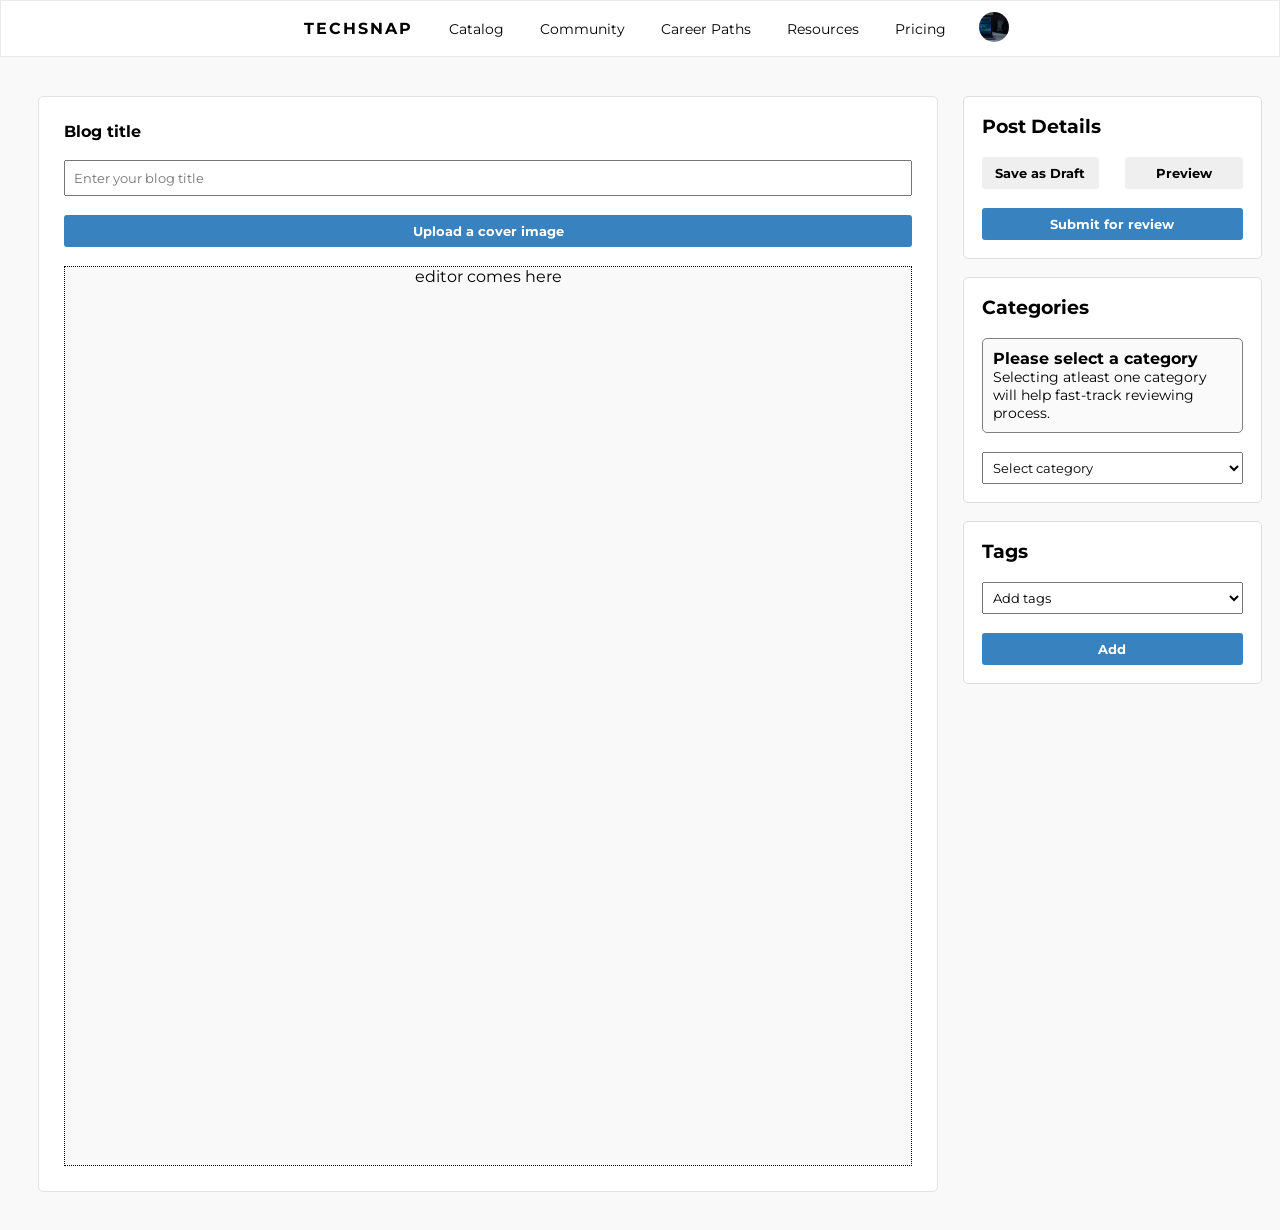
<file: blog-index.html>
<!DOCTYPE html>
<html lang="en">
<head>
    <meta charset="UTF-8">
    <meta http-equiv="X-UA-Compatible" content="IE=edge">
    <meta name="viewport" content="width=device-width, initial-scale=1.0">
    <title>Create Blog</title>
    <link rel="stylesheet" href="blog-style.css">
</head>
<body>
    <div class="outer-container">
        <div class="inner-container">
            <div class="navigation">
                <div class="navbar">
                    <div class="nav-logo">
                        <div class="logo nav-item">
                            <img src="rsc/icons8-menu-24.png" alt="" class="menu-icon">
                            <p class="tech-snap">TECHSNAP</p>
                        </div>
                    </div>
                    <div class="nav-rest">
                        <div class="rest">
                            <p class="nav-item">Catalog</p>
                        </div>
                        <div class="rest">
                            <p class="nav-item">Community</p>
                        </div>
                        <div class="rest">
                            <p class="nav-item">Career Paths</p>
                        </div>
                        <div class="rest">
                            <p class="nav-item">Resources</p>
                        </div>
                        <div class="rest">
                            <p class="nav-item">Pricing</p>
                        </div>
                        <div class="rest">
                            <img src="rsc/arnold-francisca-nPhl2x4fk2s-unsplash.jpg" alt="" class="profile-image">
                        </div>
                    </div>
                </div>
            </div>
            <div class="content">
                <div class="content-wrapper">
                    <div class="blog">
                        <div class="create-blog">
                            <div class="blog-title blog-item">
                                <h4>Blog title</h4> <br>
                                <input type="text" name="" id="" placeholder="Enter your blog title">
                            </div> <br>
                            <div class="blog-banner blog-item">
                                <button class="upload">Upload a cover image</button>
                            </div> <br>
                            <div class="blog-editor blog-item">
                                <div class="editor">
                                    <p>editor comes here</p>
                                </div>
                            </div>
                        </div>
                    </div>
                    <div class="side-panel">
                        <div class="panel">
                            <div class="post-details panel-inner">
                                <h3>Post Details</h3> <br>
                                <div class="ps">
                                    <button class="save">Save as Draft</button>
                                    <button class="preview">Preview</button>
                                </div> 
                                <br> 
                                <button class="submit">Submit for review</button>
                            </div>
                        </div>
                        <div class="panel">
                            <div class="category panel-inner">
                                <h3>Categories</h3> <br>
                                <div class="note">
                                    <h4>Please select a category</h4>
                                    <p>Selecting atleast one category will help fast-track reviewing process.</p>
                                </div> <br>
                                <select name="categories" id="categories">
                                    <option value="" disabled selected>Select category</option>
                                    <option value="java">Java</option>
                                    <option value="php">PHP</option>
                                    <option value="javascript">JavaScript</option>
                                </select>
                            </div>
                        </div>
                        <div class="panel">
                            <div class="tags panel-inner">
                                <h3>Tags</h3> <br>
                                <select name="categories" id="categories">
                                    <option value="" disabled selected>Add tags</option>
                                    <option value="java">Java</option>
                                    <option value="php">PHP</option>
                                    <option value="javascript">JavaScript</option>
                                </select> <br> <br>
                                <button class="add">Add</button>
                            </div>
                        </div>
                    </div>
                </div>
            </div>
        </div>
    </div>
</body>
</html>
</file>
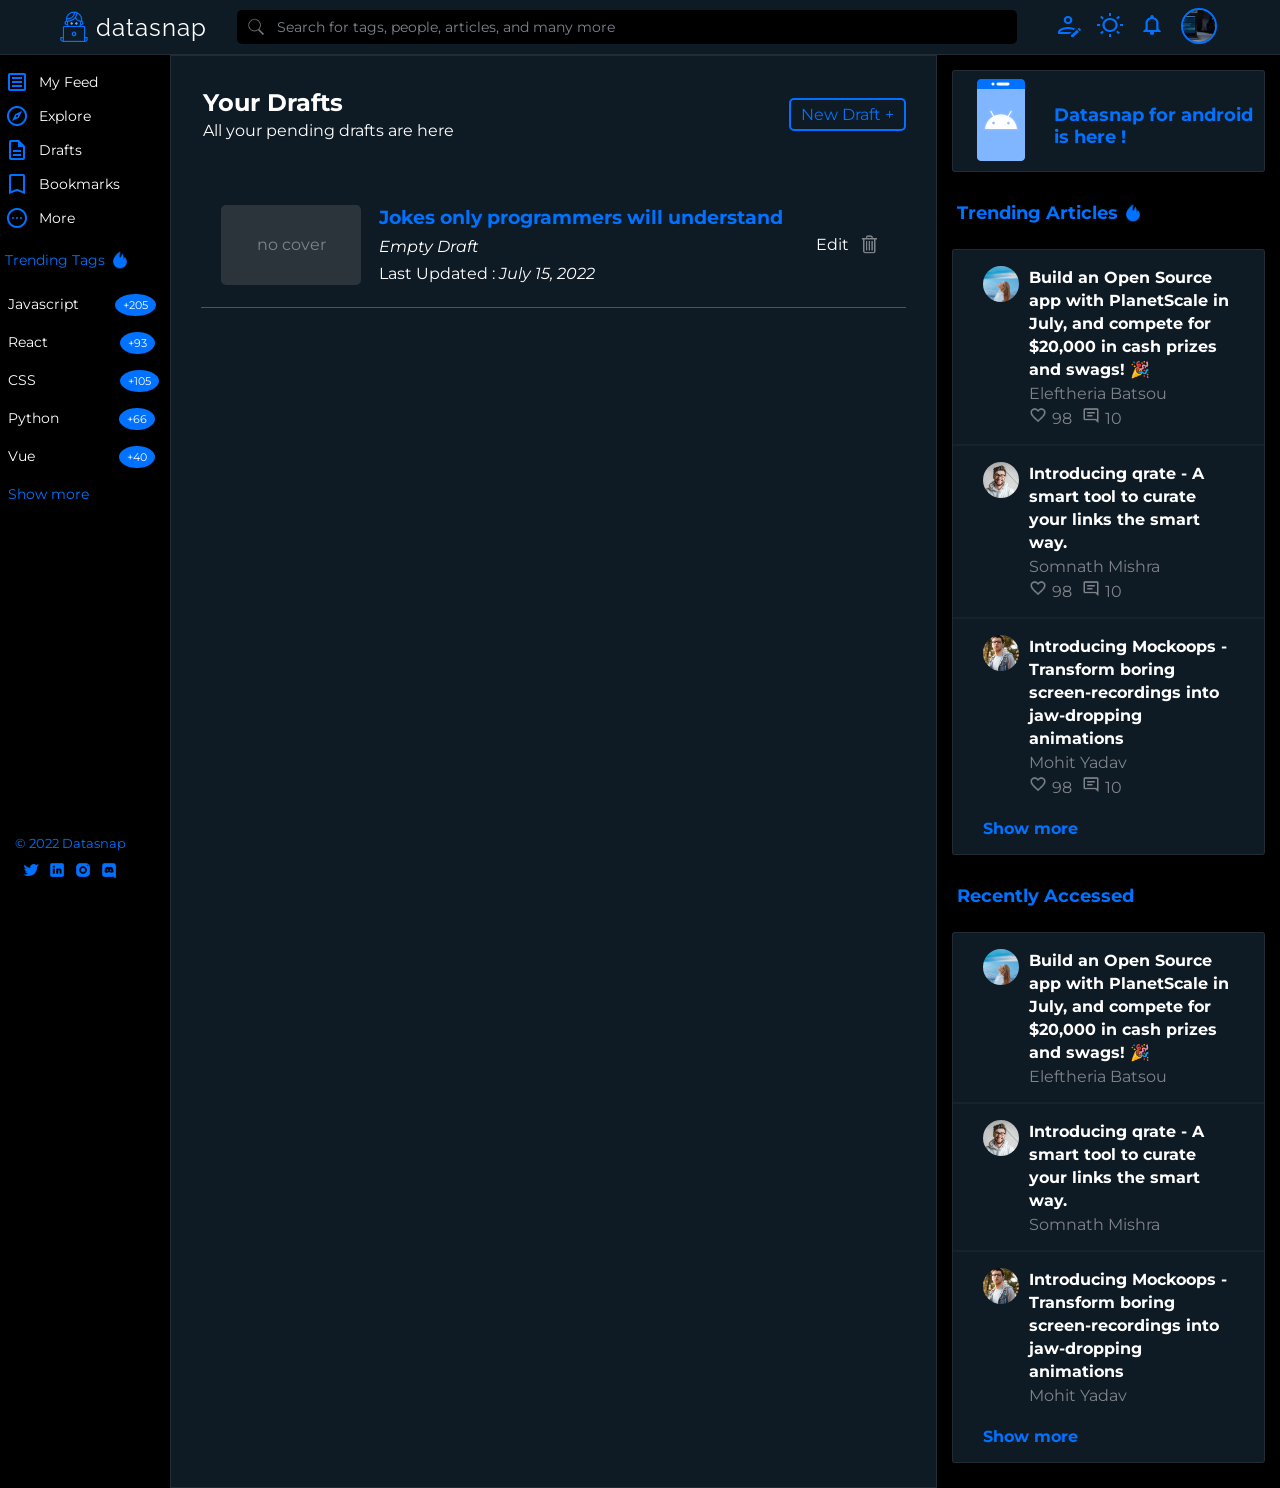
<file: drafts-index.html>
<!DOCTYPE html>
<html lang="en">
<head>
    <meta charset="UTF-8">
    <meta http-equiv="X-UA-Compatible" content="IE=edge">
    <meta name="viewport" content="width=device-width, initial-scale=1.0">
    <title>Your Drafts</title>
    <link rel="stylesheet" href="drafts-style.css">
    <link rel="icon" type="image/x-icon" href="rsc/datasnap-logo.png">
</head>
<body>
    <div class="side-panel" id="side-panel">
        <div class="logo">
            <img src="rsc/datasnap-logo.png" alt="logo" class="logo-image">
            <a href=""><p class="datasnap">datasnap</p></a>
            <img src="rsc/icons8-close-48.png" alt="close" class="close">
        </div>
        <div class="left-side">
            <div class="first-half">
                <div class="first-half-item">
                    <img src="rsc/feed.png" alt="" class="bw">
                    <a href="index.html"><p>My Feed</p></a>
                </div>
                <div class="first-half-item">
                    <img src="rsc/explore.png" alt="" class="bw">
                    <a href="explore-index.html"><p>Explore</p></a>
                </div>
                <div class="first-half-item">
                    <img src="rsc/draft.png" alt="" class="bw">
                    <a href=""><p>Drafts</p></a>
                </div>
                <div class="first-half-item">
                    <img src="rsc/bookmark.png" alt="" class="bw">
                    <a href="bookmarks-index.html"><p>Bookmarks</p></a>
                </div>
                <div class="first-half-item">
                    <img src="rsc/search.png" alt="" class="bw">
                    <a href=""><p>Search</p></a>
                </div>
                <div class="first-half-item">
                    <img src="rsc/more.png" alt="" class="bw">
                    <a href=""><p>More</p></a>
                </div>
            </div>
            <div class="footer">
                <p class="footer-text foot">&copy; 2022 Datasnap</p>
                <div>
                    <div class="social-media foot">
                        <a href=""><img src="rsc/icons8-twitter-24.png" alt="twitter"></a>
                        <a href=""><img src="rsc/icons8-linkedin-24.png" alt="linkedin"></a>
                        <a href=""><img src="rsc/icons8-instagram-24.png" alt="insta"></a>
                        <a href=""><img src="rsc/icons8-discord-bubble-24.png" alt="discord"></a>
                    </div>
                </div>
            </div>
        </div>
    </div>
    <div class="outer-container">
        <div class="inner-container">
            <div class="nav-bar-container">
                <div class="nav-bar">
                    <div class="nav-item logo">
                        <img src="rsc/menu.png" alt="" class="menu-icon">
                        <img src="rsc/datasnap-logo.png" alt="logo" class="logo-image">
                        <a href=""><p class="datasnap">datasnap</p></a>
                    </div>
                    <div class="nav-item search">
                        <img src="rsc/icons8-search-50 (2).png" alt="search-icon" class="search-icon">
                        <input type="text" name="searchbar" id="searchbar" placeholder="Search for tags, people, articles, and many more">
                    </div>
                    <div class="nav-rest nav-item">
                        <div>
                            <a href="blog-index.html"><img src="rsc/write.png" alt="write" class="write"></a>
                        </div>
                        <div>
                            <img src="rsc/icons8-sun-48.png" alt="toggle" id="toggle" class="day">
                        </div>
                        <div>
                            <img src="rsc/notification-bell.png" alt="notifications" class="notifications">
                        </div>
                        <div>
                            <img src="rsc/arnold-francisca-nPhl2x4fk2s-unsplash.jpg" alt="profile-image" class="profile-image">
                        </div>
                    </div>
                </div>
            </div>
            <div class="content-container">
                <div class="container">
                    <div class="left-side-container">
                        <div class="left-side">
                            <div class="first-half">
                                <div class="first-half-item">
                                    <img src="rsc/feed.png" alt="" class="bw">
                                    <a href="index.html"><p>My Feed</p></a>
                                </div>
                                <div class="first-half-item">
                                    <img src="rsc/explore.png" alt="" class="bw">
                                    <a href="explore-index.html"><p>Explore</p></a>
                                </div>
                                <div class="first-half-item">
                                    <img src="rsc/draft.png" alt="" class="bw">
                                    <a href=""><p>Drafts</p></a>
                                </div>
                                <div class="first-half-item">
                                    <img src="rsc/bookmark.png" alt="" class="bw">
                                    <a href="bookmarks-index.html"><p>Bookmarks</p></a>
                                </div>
                                <div class="first-half-item">
                                    <img src="rsc/more.png" alt="" class="bw">
                                    <a href=""><p>More</p></a>
                                </div>
                            </div>
                            <div class="second-half">
                                <div class="trending-tags">
                                    <p>Trending Tags</p>
                                    <img src="rsc/icons8-trending-topic-25.png" alt="">
                                </div>
                                <div class="tags">
                                    <p class="tag"><a href=""><span class="tag-name">Javascript</span></a>&nbsp;&nbsp;&nbsp;&nbsp;&nbsp;&nbsp;&nbsp;&nbsp;&nbsp;<span class="number">+205</span></p>
                                    <p class="tag"><a href=""><span class="tag-name">React</span></a>&nbsp;&nbsp;&nbsp;&nbsp;&nbsp;&nbsp;&nbsp;&nbsp;&nbsp;&nbsp;&nbsp;&nbsp;&nbsp;&nbsp;&nbsp;&nbsp;&nbsp;&nbsp;<span class="number">+93</span></p>
                                    <p class="tag"><a href=""><span class="tag-name">CSS</span></a>&nbsp;&nbsp;&nbsp;&nbsp;&nbsp;&nbsp;&nbsp;&nbsp;&nbsp;&nbsp;&nbsp;&nbsp;&nbsp;&nbsp;&nbsp;&nbsp;&nbsp;&nbsp;&nbsp;&nbsp;&nbsp;<span class="number">+105</span></p>
                                    <p class="tag"><a href=""><span class="tag-name">Python</span></a>&nbsp;&nbsp;&nbsp;&nbsp;&nbsp;&nbsp;&nbsp;&nbsp;&nbsp;&nbsp;&nbsp;&nbsp;&nbsp;&nbsp;&nbsp;<span class="number">+66</span></p>
                                    <p class="tag"><a href=""><span class="tag-name">Vue</span></a>&nbsp;&nbsp;&nbsp;&nbsp;&nbsp;&nbsp;&nbsp;&nbsp;&nbsp;&nbsp;&nbsp;&nbsp;&nbsp;&nbsp;&nbsp;&nbsp;&nbsp;&nbsp;&nbsp;&nbsp;&nbsp;<span class="number">+40</span></p>
                                    <p id="show-more" class="tag"><a href="" id="show-more">Show more</a></p>
                                </div>
                            </div>
                            <div class="footer">
                                <p class="footer-text foot">&copy; 2022 Datasnap</p>
                                <div>
                                    <div class="social-media foot">
                                        <a href=""><img src="rsc/icons8-twitter-24.png" alt="twitter"></a>
                                        <a href=""><img src="rsc/icons8-linkedin-24.png" alt="linkedin"></a>
                                        <a href=""><img src="rsc/icons8-instagram-24.png" alt="insta"></a>
                                        <a href=""><img src="rsc/icons8-discord-bubble-24.png" alt="discord"></a>
                                    </div>
                                </div>
                            </div>
                        </div>
                    </div>
                    <div class="middle-container">
                        <div class="middle">
                            <div class="drafts-heading">
                                <div class="headings he">
                                    <h2 class="h">Your Drafts</h2>
                                    <p class="h">All your pending drafts are here</p>
                                </div>
                                <div class="create-draft he">
                                    <span>New Draft +</span>
                                </div>
                            </div>
                            <div class="drafts">
                                <div class="draft">
                                    <div class="draft-content">
                                        <div class="draft-cover">
                                            <div class="no-cover">
                                                <p>no cover</p>
                                            </div>
                                        </div>
                                        <div class="draft-details">
                                            <h3 class="detail">Jokes only programmers will understand</h3>
                                            <p class="detail"><i>Empty Draft</i></p>
                                            <p class="detail">Last Updated : <i>July 15, 2022</i></p>
                                        </div>
                                    </div>
                                    <div class="draft-option">
                                        <p class="option">Edit</p>
                                        <img src="rsc/icons8-trash-32.png" alt="dustbin" class="option" class="trash">
                                    </div>
                                </div>
                            </div>
                        </div>
                    </div>
                    <div class="right-side-container">
                        <div class="right-side">
                            <div class="android right-item">
                                <div class="android-image">
                                    <img src="rsc/icons8-android-96.png" alt="">
                                </div>
                                <div class="trending-tags">
                                    <p>Datasnap for android is here !</p>
                                </div>
                            </div>
                            <div class="trending right-item">
                                <div class="trending-tags">
                                    <p>Trending Articles</p>
                                    <img src="rsc/icons8-trending-topic-25.png" alt="">
                                </div>
                                <div class="trending-articles">
                                    <div class="trending-article">
                                        <div>
                                            <img src="rsc/kristina-v-hYdikKrex4U-unsplash.jpg" alt="" class="profile-image">
                                        </div>
                                        <div class="article-head">
                                            <h4>Build an Open Source app with PlanetScale in July, and compete for $20,000 in cash prizes and swags! 🎉</h4>
                                            <p class="grey-text">Eleftheria Batsou</p>
                                            <p class="grey-text reac">
                                                <span><img src="rsc/like.png" alt=""><span class="grey-text">98</span></span>
                                                <span><img src="rsc/comment.png" alt=""><span class="grey-text">10</span></span>
                                            </p>
                                        </div>
                                    </div>
                                    <div class="trending-article">
                                        <div>
                                            <img src="rsc/radu-florin-4_QFycgpC4c-unsplash.jpg" alt="" class="profile-image">
                                        </div>
                                        <div class="article-head">
                                            <h4>Introducing qrate - A smart tool to curate your links the smart way.</h4>
                                            <p class="grey-text">Somnath Mishra</p>
                                            <p class="grey-text reac">
                                                <span><img src="rsc/like.png" alt=""><span class="grey-text">98</span></span>
                                                <span><img src="rsc/comment.png" alt=""><span class="grey-text">10</span></span>
                                            </p>
                                        </div>
                                    </div>
                                    <div class="trending-article last">
                                        <div>
                                            <img src="rsc/paul-castanie-WZB_ZOqR4dA-unsplash.jpg" alt="" class="profile-image">
                                        </div>
                                        <div class="article-head">
                                            <h4>Introducing Mockoops - Transform boring screen-recordings into jaw-dropping animations</h4>
                                            <p class="grey-text">Mohit Yadav</p>
                                            <p class="grey-text reac">
                                                <span><img src="rsc/like.png" alt=""><span class="grey-text">98</span></span>
                                                <span><img src="rsc/comment.png" alt=""><span class="grey-text">10</span></span>
                                            </p>
                                        </div>
                                    </div>
                                    <p id="show-more" class="trending-article">Show more</p>
                                </div>
                            </div>
                            <div class="recently right-item">
                                <div class="trending-tags">
                                    <p>Recently Accessed</p>
                                </div>
                                <div class="trending-articles">
                                    <div class="trending-article">
                                        <div>
                                            <img src="rsc/kristina-v-hYdikKrex4U-unsplash.jpg" alt="" class="profile-image">
                                        </div>
                                        <div class="article-head">
                                            <h4>Build an Open Source app with PlanetScale in July, and compete for $20,000 in cash prizes and swags! 🎉</h4>
                                            <p class="grey-text">Eleftheria Batsou</p>
                                        </div>
                                    </div>
                                    <div class="trending-article">
                                        <div>
                                            <img src="rsc/radu-florin-4_QFycgpC4c-unsplash.jpg" alt="" class="profile-image">
                                        </div>
                                        <div class="article-head">
                                            <h4>Introducing qrate - A smart tool to curate your links the smart way.</h4>
                                            <p class="grey-text">Somnath Mishra</p>
                                        </div>
                                    </div>
                                    <div class="trending-article last">
                                        <div>
                                            <img src="rsc/paul-castanie-WZB_ZOqR4dA-unsplash.jpg" alt="" class="profile-image">
                                        </div>
                                        <div class="article-head">
                                            <h4>Introducing Mockoops - Transform boring screen-recordings into jaw-dropping animations</h4>
                                            <p class="grey-text">Mohit Yadav</p>
                                        </div>
                                    </div>
                                    <p id="show-more" class="trending-article">Show more</p>
                                </div>
                            </div>
                        </div>
                    </div>
                </div>
            </div>
            <div class="phone-footer">
                <div>
                    <a href="index.html"><img src="rsc/feed.png" alt="feed"></a>
                    <a href=""><img src="rsc/search.png" alt="search"></a>
                    <a href="blog-index.html"><img src="rsc/write-big.png" alt="" id="write"></a>
                    <a href="bookmarks-index.html"><img src="rsc/bookmark.png" alt="bookmark"></a>
                    <a href=""><img src="rsc/notification-bell.png" alt="notifications" id="noti"></a>
                </div>
            </div>
        </div>
    </div>
    <script src="script.js"></script>
</body>
</html>
</file>
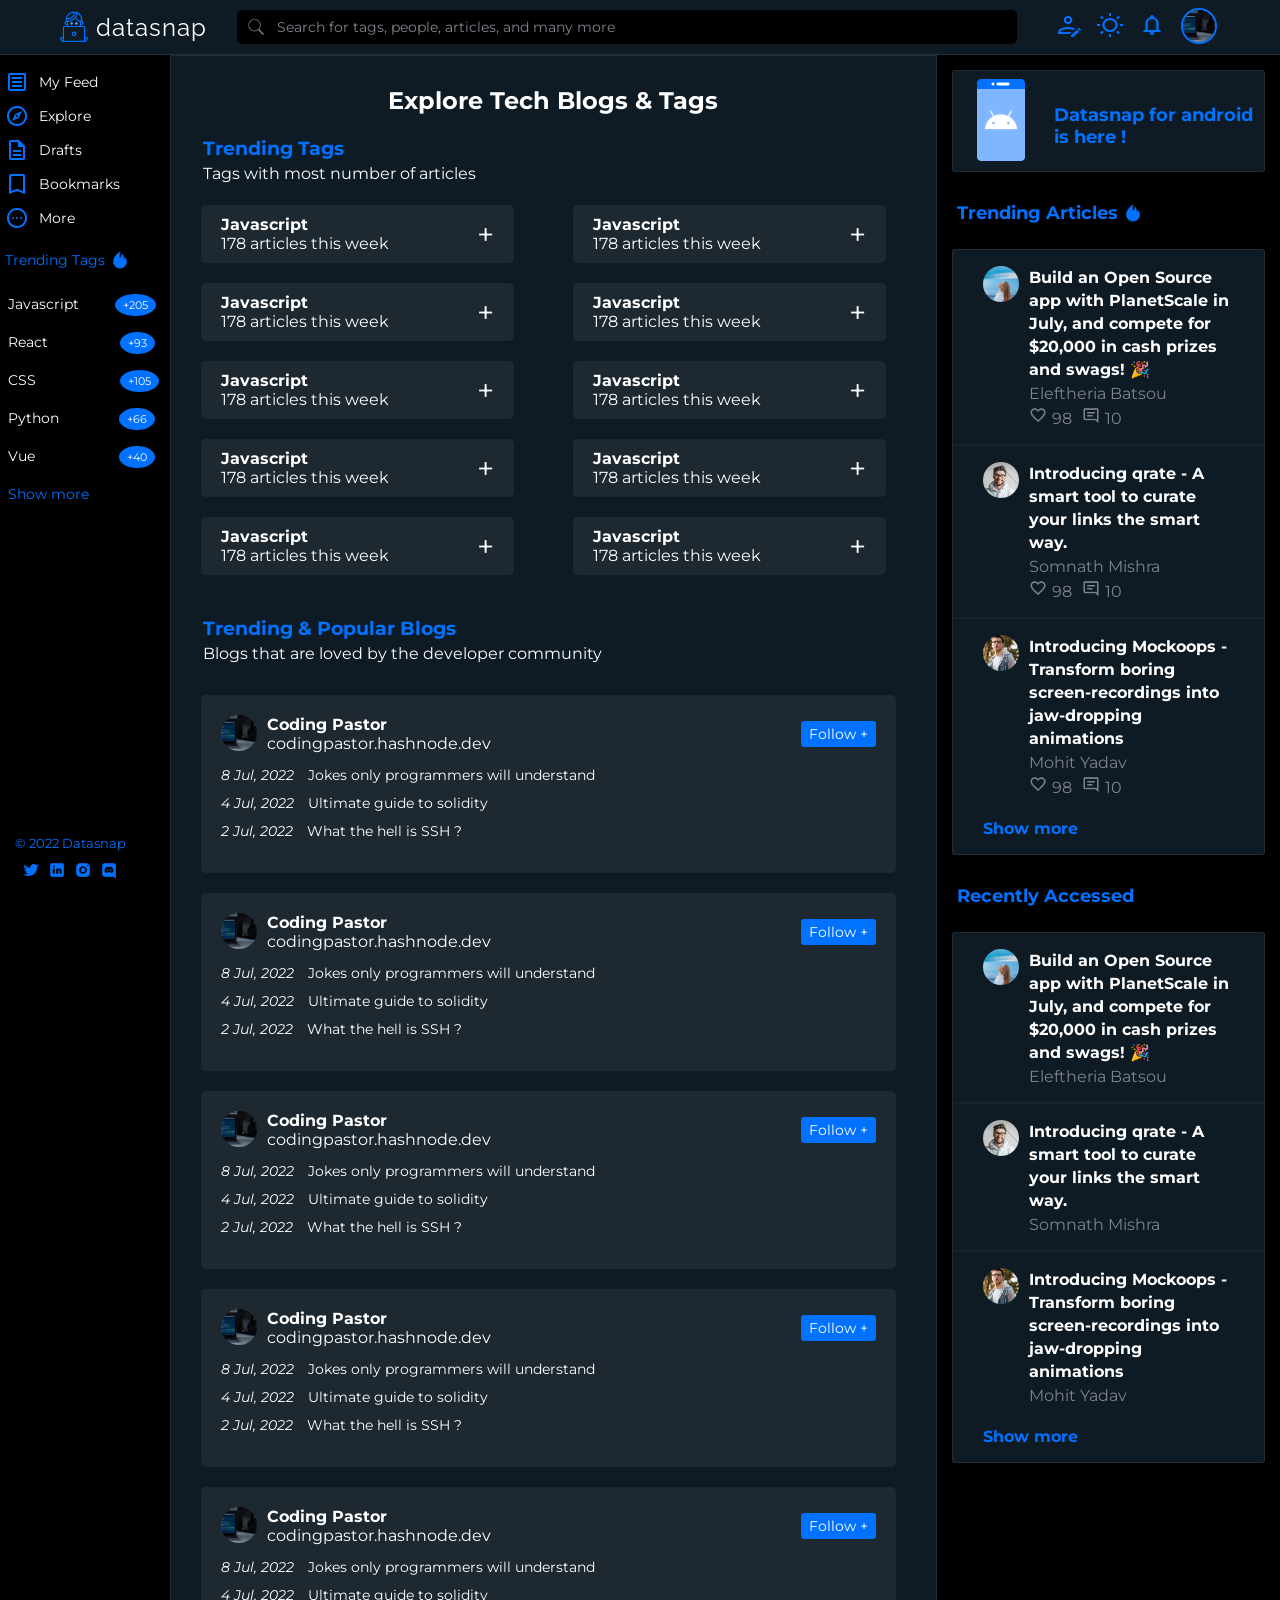
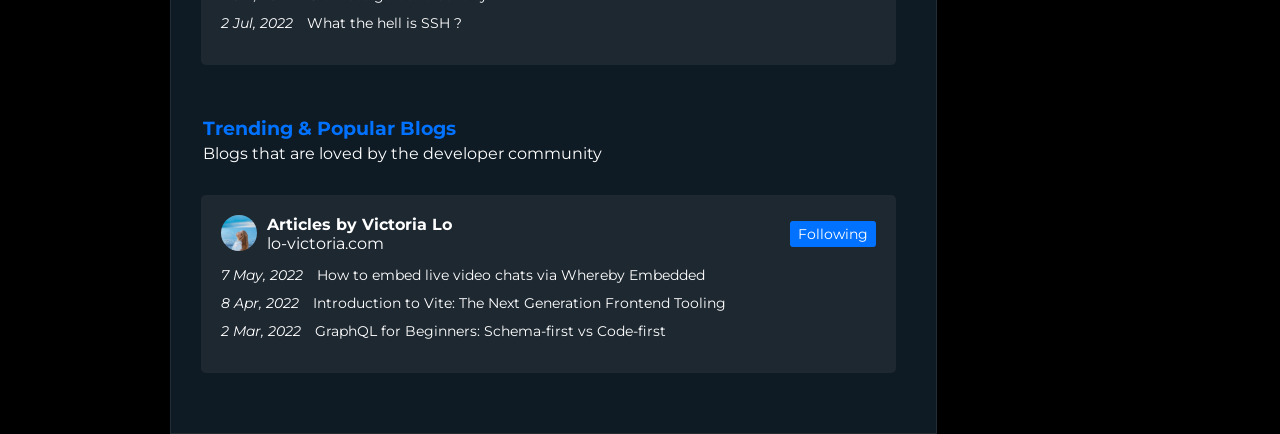
<file: explore-index.html>
<!DOCTYPE html>
<html lang="en">
<head>
    <meta charset="UTF-8">
    <meta http-equiv="X-UA-Compatible" content="IE=edge">
    <meta name="viewport" content="width=device-width, initial-scale=1.0">
    <title>Explore</title>
    <link rel="stylesheet" href="explore-style.css">
    <link rel="icon" type="image/x-icon" href="rsc/datasnap-logo.png">
</head>
<body>
    <div class="side-panel" id="side-panel">
        <div class="logo">
            <img src="rsc/datasnap-logo.png" alt="logo" class="logo-image">
            <a href=""><p class="datasnap">datasnap</p></a>
            <img src="rsc/icons8-close-48.png" alt="close" class="close">
        </div>
        <div class="left-side">
            <div class="first-half">
                <div class="first-half-item">
                    <img src="rsc/feed.png" alt="" class="bw">
                    <a href="index.html"><p>My Feed</p></a>
                </div>
                <div class="first-half-item">
                    <img src="rsc/explore.png" alt="" class="bw">
                    <a href=""><p>Explore</p></a>
                </div>
                <div class="first-half-item">
                    <img src="rsc/draft.png" alt="" class="bw">
                    <a href="drafts-index.html"><p>Drafts</p></a>
                </div>
                <div class="first-half-item">
                    <img src="rsc/bookmark.png" alt="" class="bw">
                    <a href="bookmarks-index.html"><p>Bookmarks</p></a>
                </div>
                <div class="first-half-item">
                    <img src="rsc/search.png" alt="" class="bw">
                    <a href=""><p>Search</p></a>
                </div>
                <div class="first-half-item">
                    <img src="rsc/more.png" alt="" class="bw">
                    <a href=""><p>More</p></a>
                </div>
            </div>
            <div class="footer">
                <p class="footer-text foot">&copy; 2022 Datasnap</p>
                <div>
                    <div class="social-media foot">
                        <a href=""><img src="rsc/icons8-twitter-24.png" alt="twitter"></a>
                        <a href=""><img src="rsc/icons8-linkedin-24.png" alt="linkedin"></a>
                        <a href=""><img src="rsc/icons8-instagram-24.png" alt="insta"></a>
                        <a href=""><img src="rsc/icons8-discord-bubble-24.png" alt="discord"></a>
                    </div>
                </div>
            </div>
        </div>
    </div>
    <div class="outer-container">
        <div class="inner-container">
            <div class="nav-bar-container">
                <div class="nav-bar">
                    <div class="nav-item logo">
                        <img src="rsc/menu.png" alt="" class="menu-icon">
                        <img src="rsc/datasnap-logo.png" alt="logo" class="logo-image">
                        <a href=""><p class="datasnap">datasnap</p></a>
                    </div>
                    <div class="nav-item search">
                        <img src="rsc/icons8-search-50 (2).png" alt="search-icon" class="search-icon">
                        <input type="text" name="searchbar" id="searchbar" placeholder="Search for tags, people, articles, and many more">
                    </div>
                    <div class="nav-rest nav-item">
                        <div>
                            <a href="blog-index.html"><img src="rsc/write.png" alt="write" class="write"></a>
                        </div>
                        <div>
                            <img src="rsc/icons8-sun-48.png" alt="toggle" id="toggle" class="day">
                        </div>
                        <div>
                            <img src="rsc/notification-bell.png" alt="notifications" class="notifications">
                        </div>
                        <div>
                            <img src="rsc/arnold-francisca-nPhl2x4fk2s-unsplash.jpg" alt="profile-image" class="profile-image">
                        </div>
                    </div>
                </div>
            </div>
            <div class="content-container">
                <div class="container">
                    <div class="left-side-container">
                        <div class="left-side">
                            <div class="first-half">
                                <div class="first-half-item">
                                    <img src="rsc/feed.png" alt="" class="bw">
                                    <a href="index.html"><p>My Feed</p></a>
                                </div>
                                <div class="first-half-item">
                                    <img src="rsc/explore.png" alt="" class="bw">
                                    <a href=""><p>Explore</p></a>
                                </div>
                                <div class="first-half-item">
                                    <img src="rsc/draft.png" alt="" class="bw">
                                    <a href="drafts-index.html"><p>Drafts</p></a>
                                </div>
                                <div class="first-half-item">
                                    <img src="rsc/bookmark.png" alt="" class="bw">
                                    <a href="bookmarks-index.html"><p>Bookmarks</p></a>
                                </div>
                                <div class="first-half-item">
                                    <img src="rsc/more.png" alt="" class="bw">
                                    <a href=""><p>More</p></a>
                                </div>
                            </div>
                            <div class="second-half">
                                <div class="trending-tags">
                                    <p>Trending Tags</p>
                                    <img src="rsc/icons8-trending-topic-25.png" alt="">
                                </div>
                                <div class="tags">
                                    <p class="tag"><a href=""><span class="tag-name">Javascript</span></a>&nbsp;&nbsp;&nbsp;&nbsp;&nbsp;&nbsp;&nbsp;&nbsp;&nbsp;<span class="number">+205</span></p>
                                    <p class="tag"><a href=""><span class="tag-name">React</span></a>&nbsp;&nbsp;&nbsp;&nbsp;&nbsp;&nbsp;&nbsp;&nbsp;&nbsp;&nbsp;&nbsp;&nbsp;&nbsp;&nbsp;&nbsp;&nbsp;&nbsp;&nbsp;<span class="number">+93</span></p>
                                    <p class="tag"><a href=""><span class="tag-name">CSS</span></a>&nbsp;&nbsp;&nbsp;&nbsp;&nbsp;&nbsp;&nbsp;&nbsp;&nbsp;&nbsp;&nbsp;&nbsp;&nbsp;&nbsp;&nbsp;&nbsp;&nbsp;&nbsp;&nbsp;&nbsp;&nbsp;<span class="number">+105</span></p>
                                    <p class="tag"><a href=""><span class="tag-name">Python</span></a>&nbsp;&nbsp;&nbsp;&nbsp;&nbsp;&nbsp;&nbsp;&nbsp;&nbsp;&nbsp;&nbsp;&nbsp;&nbsp;&nbsp;&nbsp;<span class="number">+66</span></p>
                                    <p class="tag"><a href=""><span class="tag-name">Vue</span></a>&nbsp;&nbsp;&nbsp;&nbsp;&nbsp;&nbsp;&nbsp;&nbsp;&nbsp;&nbsp;&nbsp;&nbsp;&nbsp;&nbsp;&nbsp;&nbsp;&nbsp;&nbsp;&nbsp;&nbsp;&nbsp;<span class="number">+40</span></p>
                                    <p id="show-more" class="tag"><a href="" id="show-more">Show more</a></p>
                                </div>
                            </div>
                            <div class="footer">
                                <p class="footer-text foot">&copy; 2022 Datasnap</p>
                                <div>
                                    <div class="social-media foot">
                                        <a href=""><img src="rsc/icons8-twitter-24.png" alt="twitter"></a>
                                        <a href=""><img src="rsc/icons8-linkedin-24.png" alt="linkedin"></a>
                                        <a href=""><img src="rsc/icons8-instagram-24.png" alt="insta"></a>
                                        <a href=""><img src="rsc/icons8-discord-bubble-24.png" alt="discord"></a>
                                    </div>
                                </div>
                            </div>
                        </div>
                    </div>
                    <div class="middle-container">
                        <div class="middle">
                            <h2>Explore Tech Blogs & Tags</h2>
                            <div class="tt explore-item">
                                <div class="explore-headings">
                                    <h3 class="h">Trending Tags</h3>
                                    <p class="h">Tags with most number of articles</p>
                                </div>
                                <div class="tt-set">
                                    <div class="t">
                                        <div>
                                            <h4>Javascript</h4>
                                            <p>178 articles this week</p>
                                        </div>
                                        <div class="plus">
                                            +
                                        </div>
                                    </div>
                                    <div class="t">
                                        <div>
                                            <h4>Javascript</h4>
                                            <p>178 articles this week</p>
                                        </div>
                                        <div class="plus">
                                            +
                                        </div>
                                    </div>
                                </div>
                                <div class="tt-set">
                                    <div class="t">
                                        <div>
                                            <h4>Javascript</h4>
                                            <p>178 articles this week</p>
                                        </div>
                                        <div class="plus">
                                            +
                                        </div>
                                    </div>
                                    <div class="t">
                                        <div>
                                            <h4>Javascript</h4>
                                            <p>178 articles this week</p>
                                        </div>
                                        <div class="plus">
                                            +
                                        </div>
                                    </div>
                                </div>
                                <div class="tt-set">
                                    <div class="t">
                                        <div>
                                            <h4>Javascript</h4>
                                            <p>178 articles this week</p>
                                        </div>
                                        <div class="plus">
                                            +
                                        </div>
                                    </div>
                                    <div class="t">
                                        <div>
                                            <h4>Javascript</h4>
                                            <p>178 articles this week</p>
                                        </div>
                                        <div class="plus">
                                            +
                                        </div>
                                    </div>
                                </div>
                                <div class="tt-set">
                                    <div class="t">
                                        <div>
                                            <h4>Javascript</h4>
                                            <p>178 articles this week</p>
                                        </div>
                                        <div class="plus">
                                            +
                                        </div>
                                    </div>
                                    <div class="t">
                                        <div>
                                            <h4>Javascript</h4>
                                            <p>178 articles this week</p>
                                        </div>
                                        <div class="plus">
                                            +
                                        </div>
                                    </div>
                                </div>
                                <div class="tt-set">
                                    <div class="t">
                                        <div>
                                            <h4>Javascript</h4>
                                            <p>178 articles this week</p>
                                        </div>
                                        <div class="plus">
                                            +
                                        </div>
                                    </div>
                                    <div class="t">
                                        <div>
                                            <h4>Javascript</h4>
                                            <p>178 articles this week</p>
                                        </div>
                                        <div class="plus">
                                            +
                                        </div>
                                    </div>
                                </div>
                            </div>
                            <div class="tb explore-item">
                                <div class="explore-headings">
                                    <h3 class="h">Trending & Popular Blogs</h3>
                                    <p class="h">Blogs that are loved by the developer community</p>
                                </div>
                                <div class="popular-blogs">
                                    <div class="popular-blog">
                                        <div class="blog"> 
                                            <div class="popular-blog-item first"> 
                                                <div class="blogger-profile">
                                                    <div>
                                                        <img src="rsc/arnold-francisca-nPhl2x4fk2s-unsplash.jpg" alt="" class="profile-image">
                                                    </div>
                                                    <div>
                                                        <h4>Coding Pastor</h4>
                                                        <p>codingpastor.hashnode.dev</p>
                                                    </div>
                                                </div>
                                                <div class="follow">
                                                    Follow +
                                                </div>
                                            </div>
                                            <div class="popular-blog-item second">
                                                <div class="blogs-list">
                                                    <p class="blog-name">
                                                        <span class="date">
                                                            8 Jul, 2022
                                                        </span>
                                                        <span>
                                                            Jokes only programmers will understand
                                                        </span>
                                                    </p>
                                                    <p class="blog-name">
                                                        <span class="date">
                                                            4 Jul, 2022
                                                        </span>
                                                        <span>
                                                            Ultimate guide to solidity
                                                        </span>
                                                    </p>
                                                    <p class="blog-name">
                                                        <span class="date">
                                                            2 Jul, 2022
                                                        </span>
                                                        <span>
                                                            What the hell is SSH ?
                                                        </span>
                                                    </p>
                                                </div>
                                            </div>
                                        </div>
                                    </div>
                                    <div class="popular-blog">
                                        <div class="blog"> 
                                            <div class="popular-blog-item first"> 
                                                <div class="blogger-profile">
                                                    <div>
                                                        <img src="rsc/arnold-francisca-nPhl2x4fk2s-unsplash.jpg" alt="" class="profile-image">
                                                    </div>
                                                    <div>
                                                        <h4>Coding Pastor</h4>
                                                        <p>codingpastor.hashnode.dev</p>
                                                    </div>
                                                </div>
                                                <div class="follow">
                                                    Follow +
                                                </div>
                                            </div>
                                            <div class="popular-blog-item second">
                                                <div class="blogs-list">
                                                    <p class="blog-name">
                                                        <span class="date">
                                                            8 Jul, 2022
                                                        </span>
                                                        <span>
                                                            Jokes only programmers will understand
                                                        </span>
                                                    </p>
                                                    <p class="blog-name">
                                                        <span class="date">
                                                            4 Jul, 2022
                                                        </span>
                                                        <span>
                                                            Ultimate guide to solidity
                                                        </span>
                                                    </p>
                                                    <p class="blog-name">
                                                        <span class="date">
                                                            2 Jul, 2022
                                                        </span>
                                                        <span>
                                                            What the hell is SSH ?
                                                        </span>
                                                    </p>
                                                </div>
                                            </div>
                                        </div>
                                    </div>
                                    <div class="popular-blog">
                                        <div class="blog"> 
                                            <div class="popular-blog-item first"> 
                                                <div class="blogger-profile">
                                                    <div>
                                                        <img src="rsc/arnold-francisca-nPhl2x4fk2s-unsplash.jpg" alt="" class="profile-image">
                                                    </div>
                                                    <div>
                                                        <h4>Coding Pastor</h4>
                                                        <p>codingpastor.hashnode.dev</p>
                                                    </div>
                                                </div>
                                                <div class="follow">
                                                    Follow +
                                                </div>
                                            </div>
                                            <div class="popular-blog-item second">
                                                <div class="blogs-list">
                                                    <p class="blog-name">
                                                        <span class="date">
                                                            8 Jul, 2022
                                                        </span>
                                                        <span>
                                                            Jokes only programmers will understand
                                                        </span>
                                                    </p>
                                                    <p class="blog-name">
                                                        <span class="date">
                                                            4 Jul, 2022
                                                        </span>
                                                        <span>
                                                            Ultimate guide to solidity
                                                        </span>
                                                    </p>
                                                    <p class="blog-name">
                                                        <span class="date">
                                                            2 Jul, 2022
                                                        </span>
                                                        <span>
                                                            What the hell is SSH ?
                                                        </span>
                                                    </p>
                                                </div>
                                            </div>
                                        </div>
                                    </div>
                                    <div class="popular-blog">
                                        <div class="blog"> 
                                            <div class="popular-blog-item first"> 
                                                <div class="blogger-profile">
                                                    <div>
                                                        <img src="rsc/arnold-francisca-nPhl2x4fk2s-unsplash.jpg" alt="" class="profile-image">
                                                    </div>
                                                    <div>
                                                        <h4>Coding Pastor</h4>
                                                        <p>codingpastor.hashnode.dev</p>
                                                    </div>
                                                </div>
                                                <div class="follow">
                                                    Follow +
                                                </div>
                                            </div>
                                            <div class="popular-blog-item second">
                                                <div class="blogs-list">
                                                    <p class="blog-name">
                                                        <span class="date">
                                                            8 Jul, 2022
                                                        </span>
                                                        <span>
                                                            Jokes only programmers will understand
                                                        </span>
                                                    </p>
                                                    <p class="blog-name">
                                                        <span class="date">
                                                            4 Jul, 2022
                                                        </span>
                                                        <span>
                                                            Ultimate guide to solidity
                                                        </span>
                                                    </p>
                                                    <p class="blog-name">
                                                        <span class="date">
                                                            2 Jul, 2022
                                                        </span>
                                                        <span>
                                                            What the hell is SSH ?
                                                        </span>
                                                    </p>
                                                </div>
                                            </div>
                                        </div>
                                    </div>
                                    <div class="popular-blog">
                                        <div class="blog"> 
                                            <div class="popular-blog-item first"> 
                                                <div class="blogger-profile">
                                                    <div>
                                                        <img src="rsc/arnold-francisca-nPhl2x4fk2s-unsplash.jpg" alt="" class="profile-image">
                                                    </div>
                                                    <div>
                                                        <h4>Coding Pastor</h4>
                                                        <p>codingpastor.hashnode.dev</p>
                                                    </div>
                                                </div>
                                                <div class="follow">
                                                    Follow +
                                                </div>
                                            </div>
                                            <div class="popular-blog-item second">
                                                <div class="blogs-list">
                                                    <p class="blog-name">
                                                        <span class="date">
                                                            8 Jul, 2022
                                                        </span>
                                                        <span>
                                                            Jokes only programmers will understand
                                                        </span>
                                                    </p>
                                                    <p class="blog-name">
                                                        <span class="date">
                                                            4 Jul, 2022
                                                        </span>
                                                        <span>
                                                            Ultimate guide to solidity
                                                        </span>
                                                    </p>
                                                    <p class="blog-name">
                                                        <span class="date">
                                                            2 Jul, 2022
                                                        </span>
                                                        <span>
                                                            What the hell is SSH ?
                                                        </span>
                                                    </p>
                                                </div>
                                            </div>
                                        </div>
                                    </div>
                                </div>
                            </div>
                            <div class="tb explore-item">
                                <div class="explore-headings">
                                    <h3 class="h">Trending & Popular Blogs</h3>
                                    <p class="h">Blogs that are loved by the developer community</p>
                                </div>
                                <div class="popular-blogs">
                                    <div class="popular-blog">
                                        <div class="blog"> 
                                            <div class="popular-blog-item first"> 
                                                <div class="blogger-profile">
                                                    <div>
                                                        <img src="rsc/kristina-v-hYdikKrex4U-unsplash.jpg" alt="" class="profile-image">
                                                    </div>
                                                    <div>
                                                        <h4>Articles by Victoria Lo</h4>
                                                        <p>lo-victoria.com</p>
                                                    </div>
                                                </div>
                                                <div class="follow">
                                                    Following
                                                </div>
                                            </div>
                                            <div class="popular-blog-item second">
                                                <div class="blogs-list">
                                                    <p class="blog-name">
                                                        <span class="date">
                                                            7 May, 2022
                                                        </span>
                                                        <span>
                                                            How to embed live video chats via Whereby Embedded
                                                        </span>
                                                    </p>
                                                    <p class="blog-name">
                                                        <span class="date">
                                                            8 Apr, 2022
                                                        </span>
                                                        <span>
                                                            Introduction to Vite: The Next Generation Frontend Tooling
                                                        </span>
                                                    </p>
                                                    <p class="blog-name">
                                                        <span class="date">
                                                            2 Mar, 2022
                                                        </span>
                                                        <span>
                                                            GraphQL for Beginners: Schema-first vs Code-first
                                                        </span>
                                                    </p>
                                                </div>
                                            </div>
                                        </div>
                                    </div>
                                </div>
                            </div>
                        </div>
                    </div>
                    <div class="right-side-container">
                        <div class="right-side">
                            <div class="android right-item">
                                <div class="android-image">
                                    <img src="rsc/icons8-android-96.png" alt="">
                                </div>
                                <div class="trending-tags">
                                    <p>Datasnap for android is here !</p>
                                </div>
                            </div>
                            <div class="trending right-item">
                                <div class="trending-tags">
                                    <p>Trending Articles</p>
                                    <img src="rsc/icons8-trending-topic-25.png" alt="">
                                </div>
                                <div class="trending-articles">
                                    <div class="trending-article">
                                        <div>
                                            <img src="rsc/kristina-v-hYdikKrex4U-unsplash.jpg" alt="" class="profile-image">
                                        </div>
                                        <div class="article-head">
                                            <h4>Build an Open Source app with PlanetScale in July, and compete for $20,000 in cash prizes and swags! 🎉</h4>
                                            <p class="grey-text">Eleftheria Batsou</p>
                                            <p class="grey-text reac">
                                                <span><img src="rsc/like.png" alt=""><span class="grey-text">98</span></span>
                                                <span><img src="rsc/comment.png" alt=""><span class="grey-text">10</span></span>
                                            </p>
                                        </div>
                                    </div>
                                    <div class="trending-article">
                                        <div>
                                            <img src="rsc/radu-florin-4_QFycgpC4c-unsplash.jpg" alt="" class="profile-image">
                                        </div>
                                        <div class="article-head">
                                            <h4>Introducing qrate - A smart tool to curate your links the smart way.</h4>
                                            <p class="grey-text">Somnath Mishra</p>
                                            <p class="grey-text reac">
                                                <span><img src="rsc/like.png" alt=""><span class="grey-text">98</span></span>
                                                <span><img src="rsc/comment.png" alt=""><span class="grey-text">10</span></span>
                                            </p>
                                        </div>
                                    </div>
                                    <div class="trending-article last">
                                        <div>
                                            <img src="rsc/paul-castanie-WZB_ZOqR4dA-unsplash.jpg" alt="" class="profile-image">
                                        </div>
                                        <div class="article-head">
                                            <h4>Introducing Mockoops - Transform boring screen-recordings into jaw-dropping animations</h4>
                                            <p class="grey-text">Mohit Yadav</p>
                                            <p class="grey-text reac">
                                                <span><img src="rsc/like.png" alt=""><span class="grey-text">98</span></span>
                                                <span><img src="rsc/comment.png" alt=""><span class="grey-text">10</span></span>
                                            </p>
                                        </div>
                                    </div>
                                    <p id="show-more" class="trending-article">Show more</p>
                                </div>
                            </div>
                            <div class="recently right-item">
                                <div class="trending-tags">
                                    <p>Recently Accessed</p>
                                </div>
                                <div class="trending-articles">
                                    <div class="trending-article">
                                        <div>
                                            <img src="rsc/kristina-v-hYdikKrex4U-unsplash.jpg" alt="" class="profile-image">
                                        </div>
                                        <div class="article-head">
                                            <h4>Build an Open Source app with PlanetScale in July, and compete for $20,000 in cash prizes and swags! 🎉</h4>
                                            <p class="grey-text">Eleftheria Batsou</p>
                                        </div>
                                    </div>
                                    <div class="trending-article">
                                        <div>
                                            <img src="rsc/radu-florin-4_QFycgpC4c-unsplash.jpg" alt="" class="profile-image">
                                        </div>
                                        <div class="article-head">
                                            <h4>Introducing qrate - A smart tool to curate your links the smart way.</h4>
                                            <p class="grey-text">Somnath Mishra</p>
                                        </div>
                                    </div>
                                    <div class="trending-article last">
                                        <div>
                                            <img src="rsc/paul-castanie-WZB_ZOqR4dA-unsplash.jpg" alt="" class="profile-image">
                                        </div>
                                        <div class="article-head">
                                            <h4>Introducing Mockoops - Transform boring screen-recordings into jaw-dropping animations</h4>
                                            <p class="grey-text">Mohit Yadav</p>
                                        </div>
                                    </div>
                                    <p id="show-more" class="trending-article">Show more</p>
                                </div>
                            </div>
                        </div>
                    </div>
                </div>
            </div>
            <div class="phone-footer">
                <div>
                    <a href="index.html"><img src="rsc/feed.png" alt="feed"></a>
                    <a href=""><img src="rsc/search.png" alt="search"></a>
                    <a href="blog-index.html"><img src="rsc/write-big.png" alt="" id="write"></a>
                    <a href="bookmarks-index.html"><img src="rsc/bookmark.png" alt="bookmark"></a>
                    <a href=""><img src="rsc/notification-bell.png" alt="notifications" id="noti"></a>
                </div>
            </div>
        </div>
    </div>
    <script src="script.js"></script>
</body>
</html>
</file>
<file: blog-style.css>
@import url('https://fonts.googleapis.com/css2?family=Montserrat&display=swap');
@import url('https://fonts.googleapis.com/css2?family=Roboto&display=swap');
*
{
    margin: 0px;
    padding: 0px;
    box-sizing: border-box;
    font-family: 'Montserrat', sans-serif;
}
html
{
    scroll-behavior: smooth;
}
body
{
    background-color: rgb(249, 249, 249);
}
.navigation
{
    /* background-color: black; */
    width: 100%;
    /* box-shadow: rgba(0, 0, 0, 0.075) -4px 7px 20px -6px; */
    background-color: white;
    border: 1px solid rgb(234, 234, 234);
    margin-top: -2%;
    position: fixed;
}
.navbar
{
    display: flex;
    /* padding: auto; */
    align-items: center;
    justify-content: center;
    justify-items: center;
    width: 100%;
}
.logo 
{
    display: flex;
}
.menu-icon
{
    width: 22px;
    height: 22px;
    display: none;
}
.tech-snap
{
    letter-spacing: 2px;
    font-size: 20px;
    font-weight: bold;
}
.nav-rest
{
    display: flex;
    align-items: center;
    justify-content: center;
}
.nav-item
{
    padding: 20px 30px 20px 30px;
    /* color: white; */
    align-content: center;
    cursor: pointer;
}
.nav-item:hover
{
    font-weight: bold;
}
.profile-image
{
    width: 34px;
    height: 34px;
    object-fit: cover;
    border-radius: 100%;
    margin-left: 50%;
    cursor: pointer;
}
.content 
{
    width: 1300px;
    margin: auto;
}
.content-wrapper
{
    display: flex;
    margin: 2%;
}
.blog, .side-panel
{
    margin: 1%;
    margin-top: 70px;
}
.blog
{
    width: 75%;
    padding: 2%;
    /* box-shadow: rgba(60, 64, 67, 0.3) 0px 1px 2px 0px, rgba(60, 64, 67, 0.15) 0px 1px 3px 1px; */
    border: 1px solid rgb(226, 226, 226);
    background-color: white;
    border-radius: 5px;
}
.side-panel
{
    width:25%;
}
.panel
{
    /* box-shadow: rgba(60, 64, 67, 0.3) 0px 1px 2px 0px, rgba(60, 64, 67, 0.15) 0px 1px 3px 1px; */
    border: 1px solid rgb(222, 222, 222);
    background-color: white;
    border-radius: 5px;
    margin-bottom: 6%;
}
.panel-inner
{
    padding: 18px;
}
button
{
    cursor: pointer;
    font-weight: bold;
    padding: 8px;
    border-radius: 3px;
    border: none;
}
.upload
{
    width: 100%;
}
.preview, .save
{
    background-color: rgb(240, 239, 239);;
    color: black;
    width: 50%;
}
.preview:hover, .save:hover
{
    background-color: rgb(56, 130, 191);
    color: white;
}
.ps 
{
    display: flex;
    column-gap: 10%;
}
input[type="text"]
{
    /* border-radius: 5px; */
    padding: 8px;
    width: 100%;
}
.submit, .add, .upload
{
    width: 100%;
    background-color: rgb(56, 130, 191);
    color: white;
}
.note
{
    border: 1px solid grey;
    border-radius: 3px;
    padding: 10px;
    background-color: rgb(250, 250, 250);
    border-radius: 5px;
}
.note p
{
    font-size: 14px;
}
select
{
    padding: 6px;
    width:100%;
}
.blog-editor
{
    display: flex;
    align-items: center;
    justify-content: center;
}
.editor
{
    width:100%;
    height: 100vh;
    background-color:rgb(249, 249, 249);
    border: 1px dotted black;
}
.editor p
{
    text-align: center;
}
@media (max-width : 800px) 
{
    .content-wrapper
    {
        flex-direction: column;
        justify-content: center;
    }
    .blog, .side-panel
    {
        width: 98%;
    }
    .nav-rest
    {
        display: none;
    }
    .menu-icon
    {
        display: block;
        margin-right: 10%;
    }
    .nav-item
    {
        padding: 18px 18px 18px 18px;
    }
    .tech-snap
    {
        font-size: 16px;
    }
}
@media (max-width : 1150px) 
{
    .content-wrapper
    {
        flex-direction: column;
        justify-content: center;
    }
    .content-wrapper div
    {
        width: 98%;
    }
    .content
    {
        width: 100%;
    }
}
@media (min-width: 800px) and (max-width: 1299px)
{
    .nav-item
    {
        padding: 18px 12px 18px 12px;
    }
    .rest p
    {
        font-size: 14px;
    }
    .tech-snap
    {
        font-size: 16px;
    }
    .profile-image
    {
        width:30px;
        height: 30px;
    }
}
@media (min-width: 800px) and (max-width: 1299px)
{
    .nav-item
    {
        padding: 18px 18px 18px 18px;
    }
    .rest p
    {
        font-size: 14px;
    }
    .tech-snap
    {
        font-size: 16px;
    }
}
@media (min-width: 1300px) and (max-width: 1500px)
{
    .nav-item
    {
        padding: 20px 20px 20px 20px;
    }
}
@media (min-width: 1501px)
{
    .nav-item
    {
        padding: 20px 40px 20px 40px;
    }
}
</file>
<file: drafts-style.css>
@import url('https://fonts.googleapis.com/css2?family=Raleway:wght@700&display=swap');
@import url('https://fonts.googleapis.com/css2?family=Poppins&display=swap');
@import url('https://fonts.googleapis.com/css2?family=Montserrat&display=swap');
:root
{
    --lightblue: #00C6FF;
    --darkblue: #0072FF;
    --black: #000000;
    --white: #ffffff;
    --grey: #7f848b;
    --verydarkblue: #0e1a24;
    --verylightblue: #f2f8fb;
}

*
{
    margin: 0px;
    padding: 0px;
    box-sizing: border-box;
    font-family: 'Poppins', sans-serif;
    font-family: 'Montserrat', sans-serif;
    color: var(--white);
    scroll-behavior: smooth;
}
body{
    background-color: var(--black);
}
.datasnap
{
    font-family: 'Raleway', sans-serif;
    font-size: 24px;
    letter-spacing: 1px;
    margin-left: 3px;
}
.logo, .search
{
    display: flex;
    align-items: center;
}
.search
{
    background-color: var(--black);
    border-radius: 5px;
}
#searchbar
{
    width: 910px;
    background-color: var(--black);
    border: none;
    margin-left: 5px;
    padding: 7px;
    font-size: 14px;
    color: var(--grey);
}
#searchbar:focus
{
    outline: none;
}
::placeholder
{
    color: var(--grey);
}
.search-icon
{
    width: 18px;
    height: 18px;
}
.nav-bar-container
{
    background: var(--verydarkblue);
    position: fixed;
    z-index: 1;
    width: 100%;
    margin-top: -55px;
    border-bottom: 1px solid rgba(128, 128, 128, 0.174);
}
.nav-bar
{
    display: flex;
    justify-content: center;
    align-items: center;
}
.nav-rest
{
    display: flex;
    align-items: center;
}
.nav-rest div
{
    padding: 5px 8px;
}
#toggle, .notifications, .write
{
    width: 26px;
    height: 24px;
}
#toggle
{
    cursor: pointer;
}
.night
{
    content: url('rsc/icons8-moon-and-stars-48\ \(1\).png');
}
.nav-item
{
    padding: 1px 10px 1px 10px;
    margin: 2px 10px 2px 10px;
}

.profile-image
{
    width: 36px;
    height: 36px;
    border-radius: 100px;
    border: 2px solid var(--darkblue); 
    margin-bottom: -2px;
    object-fit: cover;
}
.content-container
{
    margin-top: 55px;
}
.container
{
    display: flex;
    /* justify-content: center;   */
    margin: auto;
    max-width: 1350px;
    padding-left: 170px;
}
.left-side-container
{
    position: fixed;
    margin-left: -180px;
}
.left-side
{
    padding: 10px 20px 10px 10px;
}
.half 
{
    padding: 5px;
}
.first-half-item
{
    display: flex;
    align-items: center;
    padding: 5px;
    
}
.first-half-item img
{
    width: 24px;
    height: 24px;
}
.side-panel .first-half .first-half-item img
{
    width: 18px;
    height: 18px;
}
.first-half-item p
{
    font-size: 14px;
    margin-left: 10px;
    color: var(--white);
}
.second-half p
{
    font-size: 14px;
    color: var(--white);
}
.number
{
    background-color: var(--darkblue);
    padding: 4px 8px 4px 8px;
    border-radius: 50%;
    font-size: 11px;
    color: white !important;
    text-align: center;
}
.tag
{
    padding: 10px 8px;
    
}
.tags 
{
    margin-top: 10px;
}
#show-more
{
    font-size: 14px;
    color: var(--darkblue);
}
.trending-tags
{
    padding: 5px;
    margin-top: 10px;
    display: flex;
    align-items: center;
}
.trending-tags img
{
    width: 20px;
    height: 20px;
    margin-left: 5px;
}
.trending-tags p
{
    color: var(--darkblue);
}
.middle-container
{
    width: 1050px;
    bottom: 0;
    background-color: var(--verydarkblue);
    border: 1px solid rgba(128, 128, 128, 0.174);
}
.middle
{
    margin: 30px;
}
.drafts-heading
{
    display: flex;
    align-items: center;
    justify-content: space-between;
}
.h
{
    padding: 2px;
}
.create-draft span
{
    color: var(--darkblue);
    border: 2px solid var(--darkblue);
    padding:  5px 10px;
    border-radius: 5px;
    cursor: pointer;
}
.create-draft span:hover
{
    background-color: var(--darkblue);
    color: white;
    transition: 0.5s;
}
.drafts 
{
    margin-top: 40px;
}
.draft
{
    display: flex;
    justify-content: space-between;
    align-items: center;
    padding: 20px;
    border-bottom: 1px solid rgba(128, 128, 128, 0.574);
}
.draft-content
{
    display: flex;
    align-items: center;
}
.draft-option
{
    display: flex;
    align-items: center;
}
.no-cover
{
    background-color: rgba(128, 128, 128, 0.252);
    width: 140px;
    height: 80px;
    display: flex;
    align-items: center;
    justify-content: center;
    margin-right: 14px;
    border-radius: 5px;
}
.no-cover p
{
    color: var(--grey);
}
.detail
{
    padding: 4px;
}
.draft-details h3
{
    color: var(--darkblue);
}
.option 
{
    padding: 5px;
}
.draft-option img
{
    width: 32px;
    height: 32px;
}
.right-side-container
{
    width: 470px;
}
.right-side
{
    margin: 15px;
}
.android
{
    display: flex;
    background-color: var(--verydarkblue);
    border: 1px solid rgba(128, 128, 128, 0.174);
    border-radius: 3px;
}
.right-item
{
    margin-bottom: 25px;
}
.right-side .trending-tags p
{
    font-size: 18px;
    font-weight: bold;
}
.trending-articles
{
    background-color: var(--verydarkblue);
    margin-top: 20px;
    border: 1px solid rgba(128, 128, 128, 0.174);
    border-radius: 3px;
}
.trending-article
{
    display: flex;
    padding: 16px 30px;
}
.trending-article
{
    border-bottom: 2px solid rgba(130, 128, 128, 0.078);
}
.last
{
    border: none;
}
.trending-article .profile-image
{
    border: none;
}
.article-head
{
    margin-left: 10px;
}
.article-head p
{
    margin-top: 3px;
}
.trending-articles #show-more
{
    font-weight: bold;
    font-size: 16px;
    
    border-bottom: none;
    margin-top: -10px;
}
.trending-articles h4
{
    line-height: 23px;
}
.reac
{
    display: flex;
    align-items: center;
}
.reac span
{
    margin-right: 5px;
}
.reac img
{
    width: 18px;
    height: 18px;
    margin-right: 5px;
}
.copy
{
    color: white !important;
    font-size: 14px;
}
.phone-footer div
{
    position: fixed;
    bottom: 0px;
    width: 100%;
    display: flex;
    justify-content: space-around;
    display: none;
    padding: 10px;
    background-color: var(--verydarkblue);
}
.phone-footer div img
{
    width: 26px;
    height: 26px;
    /* margin: 1% 9%;
    padding: 5px; */
}
#noti 
{
    width: 29px;
    height: 29px;
}
.logo-image
{
    width: 38px;
    height: 38px;
}
.menu-icon
{
    width: 24px;
    height: 24px;
    display: none;
    margin-right: 5px;
}
.footer
{
    position: fixed;
    bottom: 10px;
}
.footer-text
{
    font-size: 13px;
    text-align: center;
    color: var(--darkblue);
}
.footer div
{
    display: flex;
    justify-content: center;
}
.social-media img
{
    width: 18px;
    height: 18px;
    margin: 4px;
}
.social-media
{
    display: flex;
    width: 140px;
}
.foot
{
    padding: 3px;
}
.side-panel
{
    background-color: var(--verydarkblue);
    width: 300px;
    display: none;
    position: fixed;
    height: 100vh;
    z-index: 2;
    top: 0px;
    padding: 20px;
}
.side-panel .logo .logo-image
{
    width: 30px;
    height: 30px;
}
.side-panel .logo .datasnap
{
    font-size: 22px;
    margin-right: 95px;
}
.close
{
    width: 24px;
    height: 24px;
}
.side-panel .footer
{
    margin-left: 50px;
}
@media(min-width : 1025px) and (max-width: 1280px)
{
    .read-reactions
    {
        display: block;
    }
}
@media(max-width: 1400px)
{
    .search
    {
        width: 61%;
    }
}
@media(min-width: 1025px)
{
    .side-panel
    {
        display: none !important;
    }
}
@media(max-width: 1024px)
{
    .left-side-container,.right-side-container
    {
        display: none;
    }
    .search
    {
        display: none;
    }
    .menu-icon
    {
        display: block;
    }
    .container
    {
        padding-left: 0px;
        width: 100%;
    }
    .middle-container
    {
        width: 100%;
        height: 100vh;
        border: none;
    }
}
@media (max-width: 1024px) and (min-width: 768px)
{
    .middle-container
    {
        width: 100%;
    }
    .nav-bar
    {
        justify-content: space-between;
    }
}
@media (max-width: 768px)
{
    .phone-footer div
    {
        display: flex;
    }
    .nav-bar-container
    {
        background-color: var(--verydarkblue);
        border: none;
    }
    .nav-bar
    {
        justify-content: space-between;
    }
    .notifications, .write
    {
        display: none;
    }
    .nav-rest div
    {
        padding: 5px 5px;
    }
    .draft, .draft-content
    {
        display: block;
    }
    .no-cover
    {
        width: 100%;
        height: 200px;
        margin-bottom: 5px;
    }
    .drafts
    {
        margin-top: 10px;
    }
    .draft
    {
        margin-left: -20px;
    }
}
@media (max-width: 481px)
{
    .nav-item .datasnap
    {
        display: none;
    }
    .drafts-heading
    {
        display: block;
    }
    .draft
    {
        margin-left: -10px;
    }
    .he 
    {
        padding: 10px;
    }
}
a
{
    text-decoration: none;
    color: var(--white);
}
.grey-text
{
    color: var(--grey);
}
</file>
<file: explore-style.css>
@import url('https://fonts.googleapis.com/css2?family=Raleway:wght@700&display=swap');
@import url('https://fonts.googleapis.com/css2?family=Poppins&display=swap');
@import url('https://fonts.googleapis.com/css2?family=Montserrat&display=swap');
:root
{
    --lightblue: #00C6FF;
    --darkblue: #0072FF;
    --black: #000000;
    --white: #ffffff;
    --grey: #7f848b;
    --verydarkblue: #0e1a24;
    --verylightblue: #f2f8fb;
}

*
{
    margin: 0px;
    padding: 0px;
    box-sizing: border-box;
    font-family: 'Poppins', sans-serif;
    font-family: 'Montserrat', sans-serif;
    color: var(--white);
    scroll-behavior: smooth;
}
body{
    background-color: var(--black);
}
.datasnap
{
    font-family: 'Raleway', sans-serif;
    font-size: 24px;
    letter-spacing: 1px;
    margin-left: 3px;
}
.logo, .search
{
    display: flex;
    align-items: center;
}
.search
{
    background-color: var(--black);
    border-radius: 5px;
}
#searchbar
{
    width: 910px;
    background-color: var(--black);
    border: none;
    margin-left: 5px;
    padding: 7px;
    font-size: 14px;
    color: var(--grey);
}
#searchbar:focus
{
    outline: none;
}
::placeholder
{
    color: var(--grey);
}
.search-icon
{
    width: 18px;
    height: 18px;
}
.nav-bar-container
{
    background: var(--verydarkblue);
    position: fixed;
    z-index: 1;
    width: 100%;
    margin-top: -55px;
    border-bottom: 1px solid rgba(128, 128, 128, 0.174);
}
.nav-bar
{
    display: flex;
    justify-content: center;
    align-items: center;
}
.nav-rest
{
    display: flex;
    align-items: center;
}
.nav-rest div
{
    padding: 5px 8px;
}
#toggle, .notifications, .write
{
    width: 26px;
    height: 24px;
}
#toggle
{
    cursor: pointer;
}
.night
{
    content: url('rsc/icons8-moon-and-stars-48\ \(1\).png');
}
.nav-item
{
    padding: 1px 10px 1px 10px;
    margin: 2px 10px 2px 10px;
}

.profile-image
{
    width: 36px;
    height: 36px;
    border-radius: 100px;
    border: 2px solid var(--darkblue); 
    margin-bottom: -2px;
    object-fit: cover;
}
.content-container
{
    margin-top: 55px;
}
.container
{
    display: flex;
    /* justify-content: center;   */
    margin: auto;
    max-width: 1350px;
    padding-left: 170px;
}
.left-side-container
{
    position: fixed;
    margin-left: -180px;
}
.left-side
{
    padding: 10px 20px 10px 10px;
}
.half 
{
    padding: 5px;
}
.first-half-item
{
    display: flex;
    align-items: center;
    padding: 5px;
    
}
.first-half-item img
{
    width: 24px;
    height: 24px;
}
.side-panel .first-half .first-half-item img
{
    width: 18px;
    height: 18px;
}
.first-half-item p
{
    font-size: 14px;
    margin-left: 10px;
    color: var(--white);
}
.second-half p
{
    font-size: 14px;
    color: var(--white);
}
.number
{
    background-color: var(--darkblue);
    padding: 4px 8px 4px 8px;
    border-radius: 50%;
    font-size: 11px;
    color: white !important;
    text-align: center;
}
.tag
{
    padding: 10px 8px;
    
}
.tags 
{
    margin-top: 10px;
}
#show-more
{
    font-size: 14px;
    color: var(--darkblue);
}
.trending-tags
{
    padding: 5px;
    margin-top: 10px;
    display: flex;
    align-items: center;
}
.trending-tags img
{
    width: 20px;
    height: 20px;
    margin-left: 5px;
}
.trending-tags p
{
    color: var(--darkblue);
}
.middle-container
{
    width: 1050px;
    bottom: 0;
    background-color: var(--verydarkblue);
    border: 1px solid rgba(128, 128, 128, 0.174);
}
.middle
{
    margin: 30px;
    background: var(--verydarkblue);
}
h2
{
    text-align: center;
}
.middle h3
{
    color: var(--darkblue);
}
.h 
{
    padding: 2px;
}
.explore-item
{
    padding: 10px;
    margin-left: -10px;
}
.explore-headings
{
    padding: 10px;
    margin-left: -10px;
}
.tt, .tt-set
{
    display: flex;
}
.tt-set
{
    justify-content: space-between;
}
.tt
{
    flex-direction: column;
}
.t
{
    display: flex;
    align-items: center;
    justify-content: space-between;
    background-color: rgba(128, 128, 128, 0.136); 
    border-radius: 5px;
    width: 45%;
    padding: 10px 20px;
    margin: 10px;
    margin-left: 0px;
}
.plus
{
    font-size: 30px;
}
.blog
{
    background-color: rgba(128, 128, 128, 0.136); 
    border-radius: 5px;
    width: 100%;
    padding: 20px;
}
.first 
{
    display: flex;
    justify-content: space-between;
    align-items: center;
}
.follow
{
    background-color: var(--darkblue);
    padding: 4px 8px;
    font-size: 14px;
    border-radius: 3px;
    color: white;
}
.blogger-profile
{
    display: flex;
}
.popular-blog
{
    margin: 20px 0px 20px 0px;
}
.blogger-profile .profile-image
{
    border: none;
    margin-right: 10px;
}
.blogs-list
{
    padding: 8px 0px 8px 0px;
}
.blog-name
{
    padding: 5px 0px 5px 0px;
    font-size: 14px;
}
.date 
{
    font-style: italic;
    margin-right: 10px;
}
.right-side-container
{
    width: 470px;
}
.right-side
{
    margin: 15px;
}
.android
{
    display: flex;
    background-color: var(--verydarkblue);
    border: 1px solid rgba(128, 128, 128, 0.174);
    border-radius: 3px;
}
.right-item
{
    margin-bottom: 25px;
}
.right-side .trending-tags p
{
    font-size: 18px;
    font-weight: bold;
}
.trending-articles
{
    background-color: var(--verydarkblue);
    margin-top: 20px;
    border: 1px solid rgba(128, 128, 128, 0.174);
    border-radius: 3px;
}
.trending-article
{
    display: flex;
    padding: 16px 30px;
}
.trending-article
{
    border-bottom: 2px solid rgba(130, 128, 128, 0.078);
}
.last
{
    border: none;
}
.trending-article .profile-image
{
    border: none;
}
.article-head
{
    margin-left: 10px;
}
.article-head p
{
    margin-top: 3px;
}
.trending-articles #show-more
{
    font-weight: bold;
    font-size: 16px;
    
    border-bottom: none;
    margin-top: -10px;
}
.trending-articles h4
{
    line-height: 23px;
}
.reac
{
    display: flex;
    align-items: center;
}
.reac span
{
    margin-right: 5px;
}
.reac img
{
    width: 18px;
    height: 18px;
    margin-right: 5px;
}
.copy
{
    color: white !important;
    font-size: 14px;
}
.phone-footer div
{
    position: fixed;
    bottom: 0px;
    width: 100%;
    display: flex;
    justify-content: space-around;
    display: none;
    padding: 10px;
    background-color: var(--verydarkblue);
}
.phone-footer div img
{
    width: 26px;
    height: 26px;
    /* margin: 1% 9%;
    padding: 5px; */
}
#noti 
{
    width: 29px;
    height: 29px;
}
.logo-image
{
    width: 38px;
    height: 38px;
}
.menu-icon
{
    width: 24px;
    height: 24px;
    display: none;
    margin-right: 5px;
}
.footer
{
    position: fixed;
    bottom: 10px;
}
.footer-text
{
    font-size: 13px;
    text-align: center;
    color: var(--darkblue);
}
.footer div
{
    display: flex;
    justify-content: center;
}
.social-media img
{
    width: 18px;
    height: 18px;
    margin: 4px;
}
.social-media
{
    display: flex;
    width: 140px;
}
.foot
{
    padding: 3px;
}
.side-panel
{
    background-color: var(--verydarkblue);
    width: 300px;
    display: none;
    position: fixed;
    height: 100vh;
    z-index: 2;
    top: 0px;
    padding: 20px;
}
.side-panel .logo .logo-image
{
    width: 30px;
    height: 30px;
}
.side-panel .logo .datasnap
{
    font-size: 22px;
    margin-right: 95px;
}
.close
{
    width: 24px;
    height: 24px;
}
.side-panel .footer
{
    margin-left: 50px;
}
@media(min-width : 1025px) and (max-width: 1280px)
{
    .read-reactions
    {
        display: block;
    }
}
@media(max-width: 1400px)
{
    .search
    {
        width: 61%;
    }
}
@media(min-width: 1025px)
{
    .side-panel
    {
        display: none !important;
    }
}
@media(max-width: 1024px)
{
    .left-side-container,.right-side-container
    {
        display: none;
    }
    .search
    {
        display: none;
    }
    .menu-icon
    {
        display: block;
    }
    .container
    {
        padding-left: 0px;
        width: 100%;
    }
    .middle-container
    {
        width: 100%;
        border: none;
    }
}
@media (max-width: 1024px) and (min-width: 768px)
{
    .middle-container
    {
        width: 100%;
    }
    .nav-bar
    {
        justify-content: space-between;
    }
}
@media (max-width: 768px)
{
    .phone-footer div
    {
        display: flex;
    }
    .nav-bar-container
    {
        background-color: var(--verydarkblue);
        border: none;
    }
    .nav-bar
    {
        justify-content: space-between;
    }
    .notifications, .write
    {
        display: none;
    }
    .nav-rest div
    {
        padding: 5px 5px;
    }
    .t
    {
        width: 100%;
    }
    .tt-set
    {
        display: block;
    }
}
@media (max-width: 481px)
{
    .nav-item .datasnap
    {
        display: none;
    }
    .first
    {
        display: block;
    }
    .follow
    {
        margin: 10px 0px 10px 0px;
        text-align: center;
    }
}
a
{
    text-decoration: none;
    color: var(--white);
}
.grey-text
{
    color: var(--grey);
}
</file>
